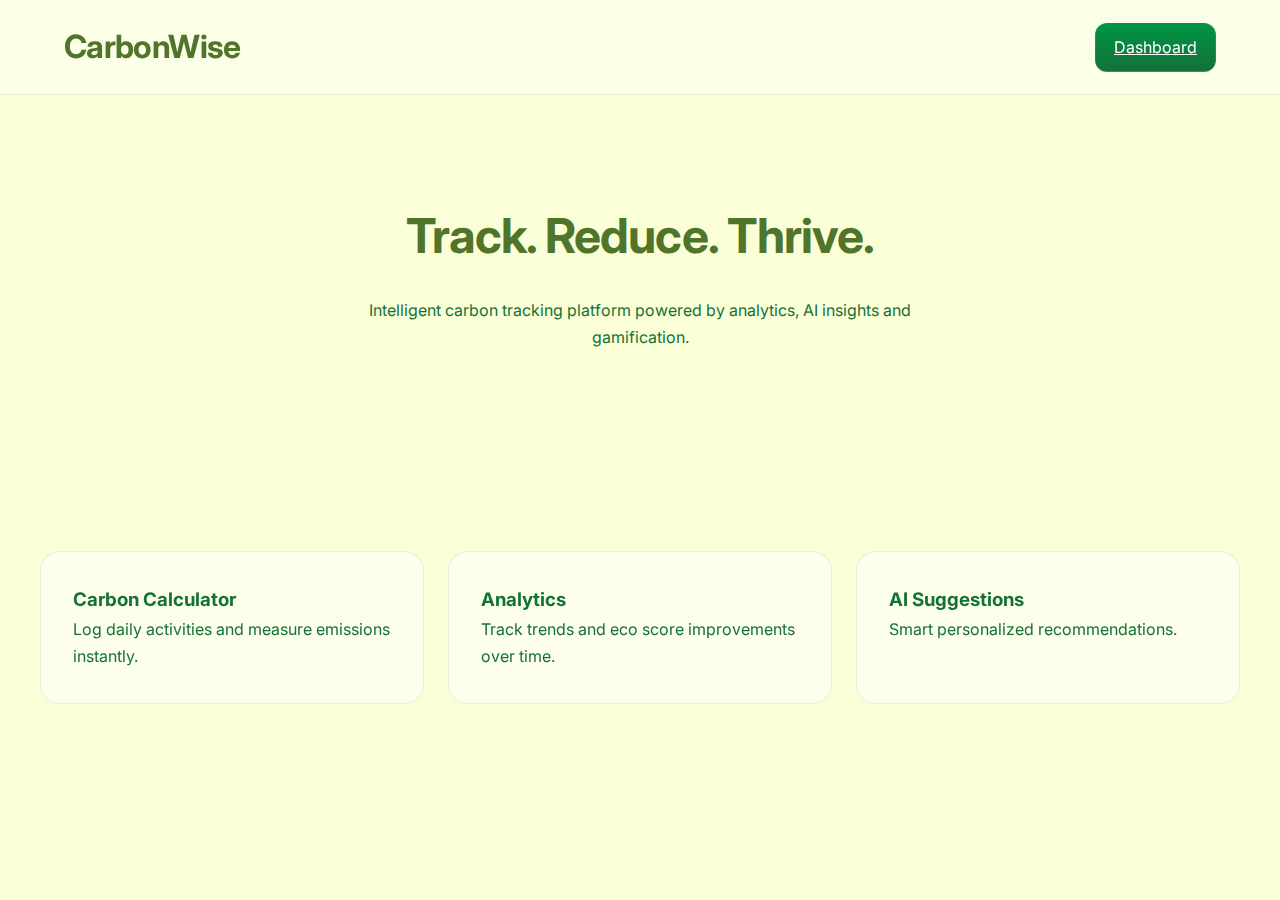
<file: client/index.html>
<!DOCTYPE html>
<html>
<head>
  <title>CarbonWise</title>
  <link rel="stylesheet" href="css/styles.css">
</head>
<body>

<nav class="navbar">
  <div class="container" style="display:flex;justify-content:space-between;align-items:center;">
    <h1>CarbonWise</h1>
    <a href="dashboard.html" class="button">Dashboard</a>
  </div>
</nav>

<section class="section container" style="text-align:center;">
  <h2 style="font-size:48px;letter-spacing:-0.02em;color:#50742a;">
    Track. Reduce. Thrive.
  </h2>
  <p style="margin-top:20px;max-width:600px;margin-inline:auto;">
    Intelligent carbon tracking platform powered by analytics,
    AI insights and gamification.
  </p>
</section>

<section class="section container">
  <div class="grid grid-3">
    <div class="card">
      <h3>Carbon Calculator</h3>
      <p>Log daily activities and measure emissions instantly.</p>
    </div>
    <div class="card">
      <h3>Analytics</h3>
      <p>Track trends and eco score improvements over time.</p>
    </div>
    <div class="card">
      <h3>AI Suggestions</h3>
      <p>Smart personalized recommendations.</p>
    </div>
  </div>
</section>

</body>
</html>
</file>
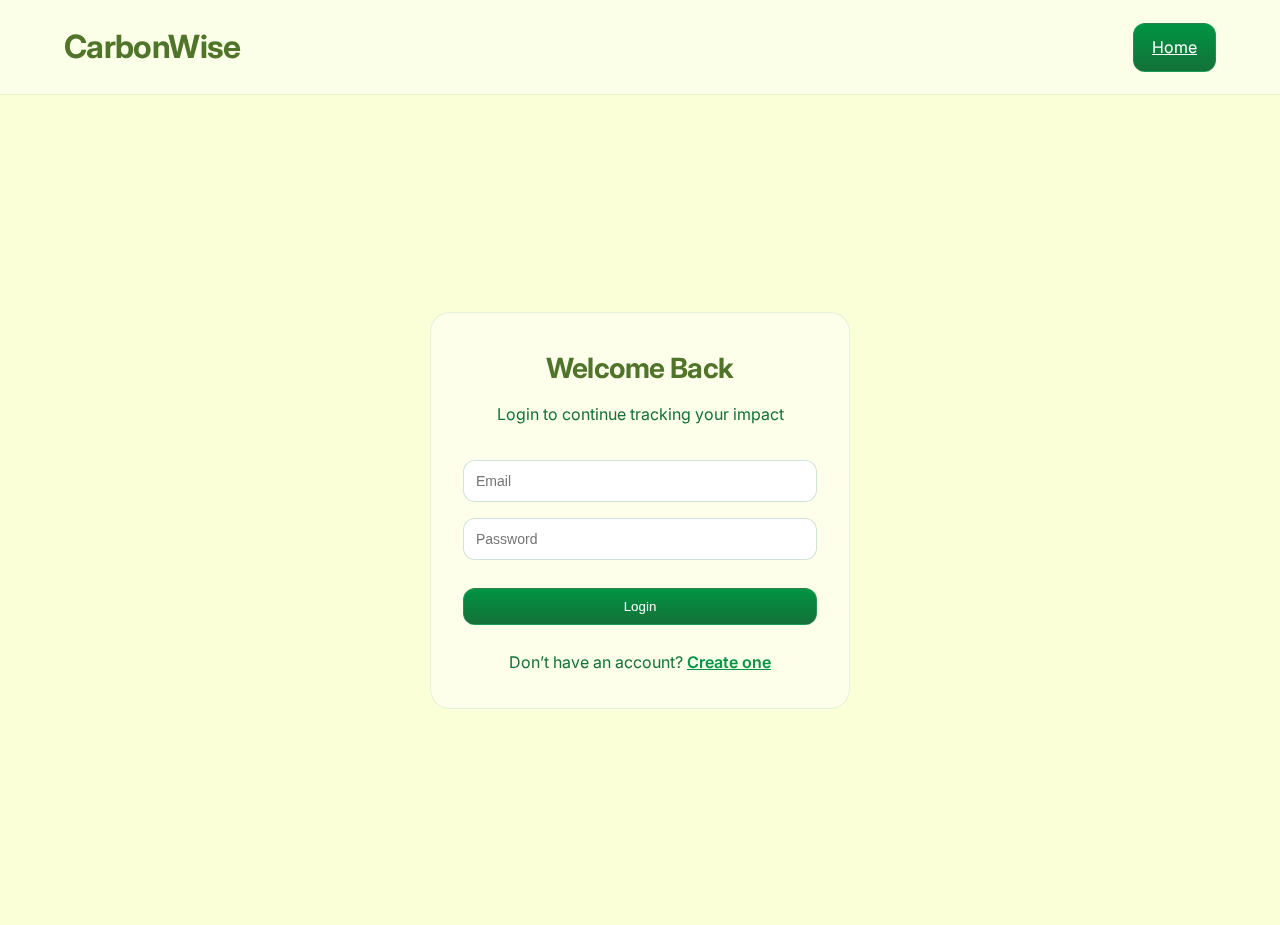
<file: client/dashboard.html>
<!DOCTYPE html>
<html>
<head>
  <title>CarbonWise Dashboard</title>
  <link rel="stylesheet" href="css/styles.css">
</head>
<body>

<nav class="navbar">
  <div class="container" style="display:flex;justify-content:space-between;">
    <h1>CarbonWise</h1>
    <button onclick="logout()" class="button">Logout</button>

  </div>
</nav>

<section class="section container">
  <div class="grid grid-3">
    <div class="card">
      <h3>Total Emission</h3>
      <h2 id="totalEmission">0 kg</h2>
    </div>
    <div class="card">
      <h3>Eco Score</h3>
      <h2 id="ecoScore">0</h2>
    </div>
    <div class="card">
      <h3>Total Coins</h3>
      <h2 id="totalCoins">0</h2>
    </div>
  </div>
</section>

<section class="container">
  <div class="card">
    <h3>AI Suggestions</h3>
    <p id="suggestions"></p>
  </div>
</section>

<script src="js/api.js"></script>
<script src="js/dashboard.js"></script>

</body>
</html>
</file>
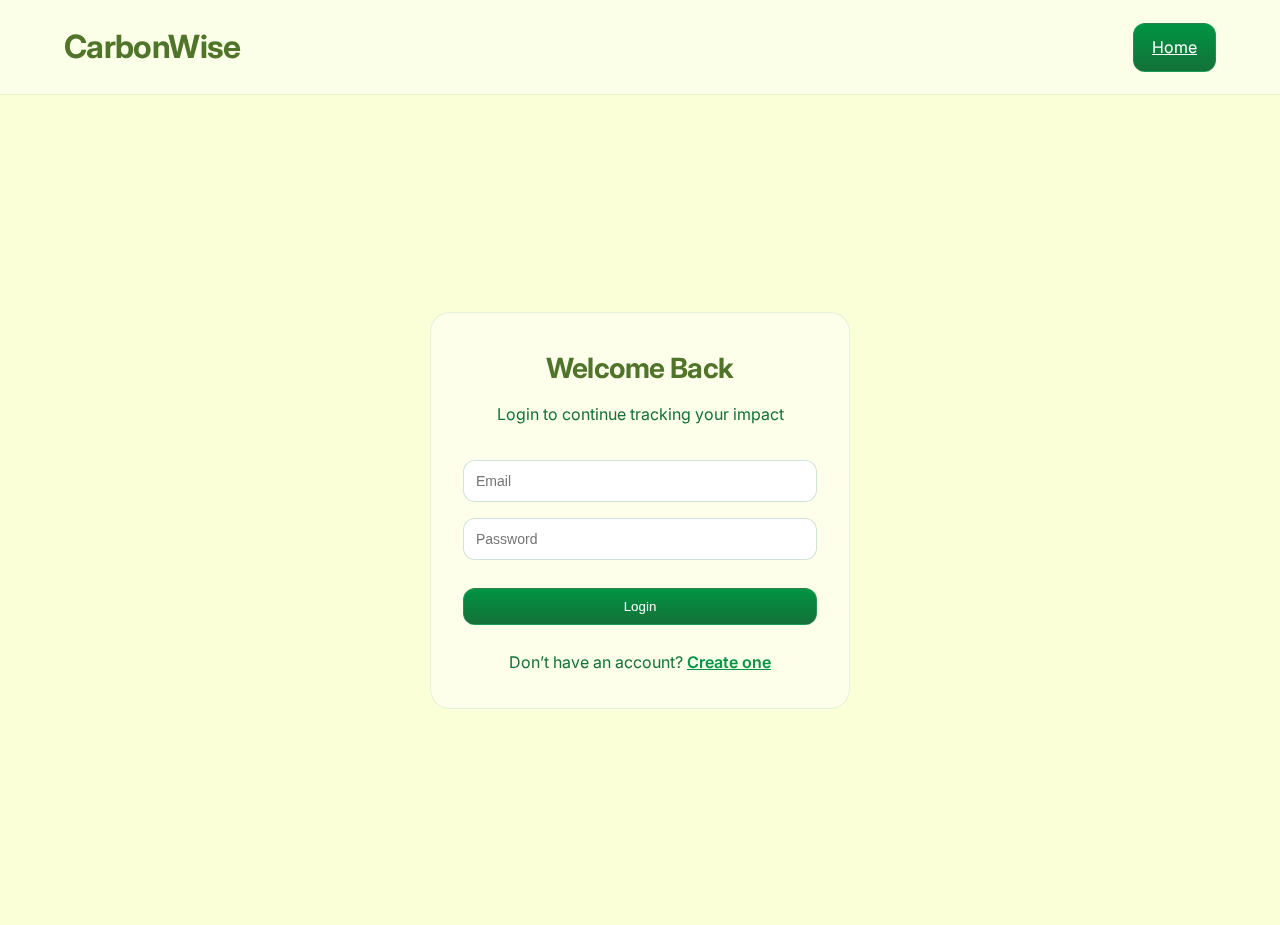
<file: client/login.html>
<!DOCTYPE html>
<html>
<head>
  <title>Login - CarbonWise</title>
  <link rel="stylesheet" href="css/styles.css">
</head>
<body>

<nav class="navbar">
  <div class="container" style="display:flex;justify-content:space-between;align-items:center;">
    <h1>CarbonWise</h1>
    <a href="index.html" class="button">Home</a>
  </div>
</nav>

<section class="section">
  <div class="container" style="display:flex;justify-content:center;align-items:center;min-height:70vh;">
    
    <div class="card" style="width:100%;max-width:420px;">
      
      <h2 style="text-align:center;font-size:28px;letter-spacing:-0.02em;color:#50742a;">
        Welcome Back
      </h2>

      <p style="text-align:center;margin-top:8px;color:#147138;">
        Login to continue tracking your impact
      </p>

      <form id="loginForm" style="margin-top:32px;">
        <input type="email" placeholder="Email" required />
        <input type="password" placeholder="Password" required />

        <button type="submit" class="button" style="width:100%;margin-top:12px;">
          Login
        </button>
      </form>

      <p style="margin-top:24px;text-align:center;">
        Don’t have an account?
        <a href="register.html" style="color:#009444;font-weight:600;">
          Create one
        </a>
      </p>

    </div>

  </div>
</section>

<script src="js/auth.js"></script>

</body>
</html>
</file>
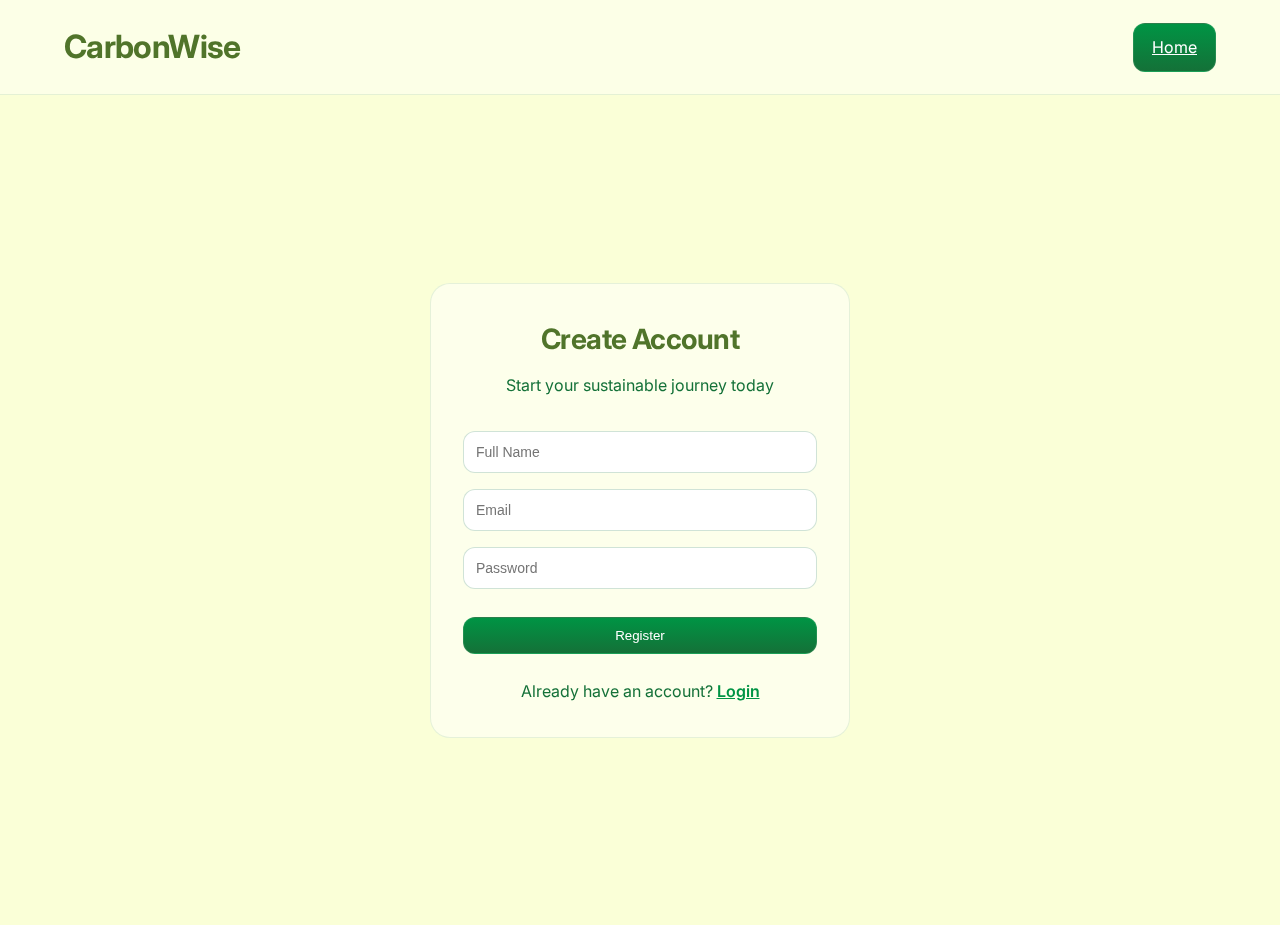
<file: client/register.html>
<!DOCTYPE html>
<html>
<head>
  <title>Register - CarbonWise</title>
  <link rel="stylesheet" href="css/styles.css">
</head>
<body>

<nav class="navbar">
  <div class="container" style="display:flex;justify-content:space-between;align-items:center;">
    <h1>CarbonWise</h1>
    <a href="index.html" class="button">Home</a>
  </div>
</nav>

<section class="section">
  <div class="container" style="display:flex;justify-content:center;align-items:center;min-height:70vh;">
    
    <div class="card" style="width:100%;max-width:420px;">
      
      <h2 style="text-align:center;font-size:28px;letter-spacing:-0.02em;color:#50742a;">
        Create Account
      </h2>

      <p style="text-align:center;margin-top:8px;color:#147138;">
        Start your sustainable journey today
      </p>

      <form id="registerForm" style="margin-top:32px;">
        <input type="text" placeholder="Full Name" required />
        <input type="email" placeholder="Email" required />
        <input type="password" placeholder="Password" required />

        <button type="submit" class="button" style="width:100%;margin-top:12px;">
          Register
        </button>
      </form>

      <p style="margin-top:24px;text-align:center;">
        Already have an account?
        <a href="login.html" style="color:#009444;font-weight:600;">
          Login
        </a>
      </p>

    </div>

  </div>
</section>

<script src="js/auth.js"></script>

</body>
</html>
</file>
<file: client/css/styles.css>
@import url('https://fonts.googleapis.com/css2?family=Inter:wght@400;500;600;700&display=swap');

:root {
  --primary-dark: #50742a;
  --primary: #147138;
  --accent: #009444;
  --bg-light: #faffd7;
}

* {
  margin: 0;
  padding: 0;
  box-sizing: border-box;
}

body {
  font-family: 'Inter', system-ui, sans-serif;
  background: var(--bg-light);
  color: var(--primary);
  line-height: 1.7;
}

.container {
  max-width: 1200px;
  margin: auto;
  padding: 0 24px;
}

.navbar {
  backdrop-filter: blur(12px);
  background: rgba(255,255,255,0.4);
  border-bottom: 1px solid rgba(20,113,56,0.1);
  padding: 20px 0;
}

.navbar h1 {
  letter-spacing: -0.02em;
  color: var(--primary-dark);
}

.button {
  background: linear-gradient(to bottom, var(--accent), var(--primary));
  color: white;
  border: 1px solid rgba(255,255,255,0.1);
  padding: 10px 18px;
  border-radius: 12px;
  cursor: pointer;
  transition: all 0.3s ease;
}

.button:hover {
  transform: translateY(-2px);
}

.card {
  background: rgba(255,255,255,0.5);
  backdrop-filter: blur(10px);
  border: 1px solid rgba(20,113,56,0.1);
  border-radius: 20px;
  padding: 32px;
  transition: 0.3s ease;
}

.card:hover {
  transform: translateY(-5px);
}

.grid {
  display: grid;
  gap: 24px;
}

.grid-3 {
  grid-template-columns: repeat(auto-fit, minmax(280px, 1fr));
}

.section {
  padding: 100px 0;
}

input, select {
  width: 100%;
  padding: 12px;
  border-radius: 12px;
  border: 1px solid rgba(20,113,56,0.2);
  margin-bottom: 16px;
  font-size: 14px;
}

input:focus {
  outline: none;
  border-color: var(--accent);
}
</file>
